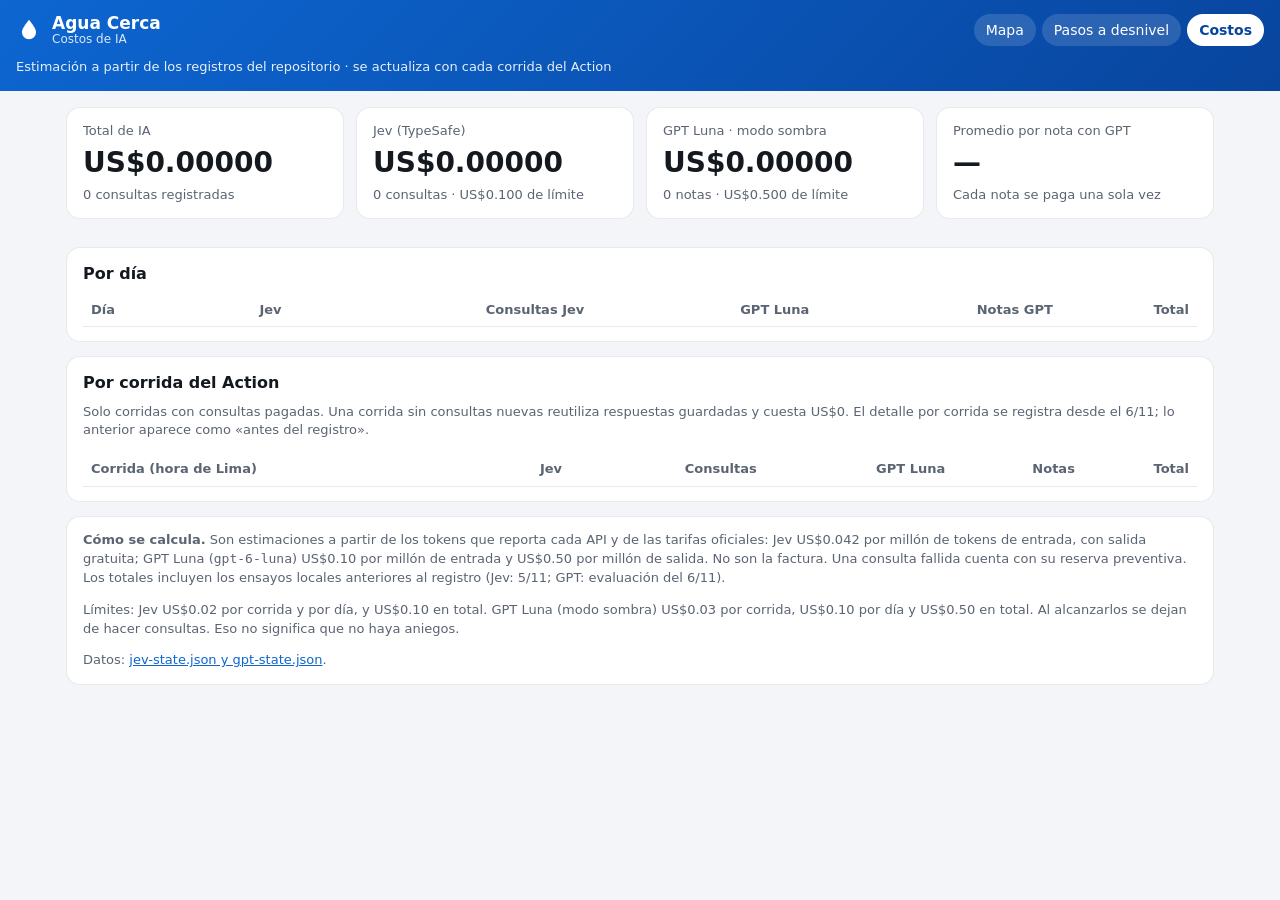
<file: docs/costos.html>
<!doctype html>
<html lang="es">
<head>
<meta charset="utf-8">
<meta name="viewport" content="width=device-width, initial-scale=1">
<title>Costos de IA · Agua Cerca</title>
<meta name="description" content="Gasto estimado de Jev y GPT Luna al explorar noticias de aniegos, por corrida, por día y total.">
<link rel="stylesheet" href="estilo.css?v=20261106g">
<link rel="stylesheet" href="mapa.css?v=20261106g">
<style>
  .cifras { display: grid; grid-template-columns: repeat(auto-fit, minmax(210px, 1fr)); gap: 12px; margin-bottom: 14px; }
  .cifra .valor { font-size: 28px; font-weight: 700; font-variant-numeric: tabular-nums; margin: 2px 0; }
  .cifra .etiqueta { font-size: 13px; color: var(--suave); }
  .barra-limite { height: 6px; border-radius: 99px; background: var(--borde); overflow: hidden; margin-top: 8px; }
  .barra-limite span { display: block; height: 100%; background: var(--azul); }
  .barra-limite.gpt span { background: var(--ambar); }
  h2 { font-size: 16px; margin: 0 0 8px; }
  .punto { display: inline-block; width: 10px; height: 10px; border-radius: 3px; margin-right: 6px; }
</style>
</head>
<body>
<header class="barra">
  <a class="marca" href="./" aria-label="Agua Cerca, inicio">
    <svg viewBox="0 0 24 24" width="26" height="26" aria-hidden="true"><path fill="#fff" d="M12 2.5c-3.3 4.4-6.5 8.2-6.5 11.6A6.5 6.5 0 0 0 12 20.6a6.5 6.5 0 0 0 6.5-6.5C18.5 10.7 15.3 6.9 12 2.5z"/></svg>
    <span><strong>Agua Cerca</strong><small>Costos de IA</small></span>
  </a>
  <nav><a href="./">Mapa</a><a href="pasos.html">Pasos a desnivel</a><a href="costos.html" aria-current="page">Costos</a></nav>
  <div class="estado" id="estado">Cargando…</div>
</header>
<main>
  <section class="cifras" id="cifras"></section>
  <section class="tarjeta">
    <h2>Por día</h2>
    <div class="tabla"><table id="dias"></table></div>
  </section>
  <section class="tarjeta">
    <h2>Por corrida del Action</h2>
    <p class="suave pequeno" style="margin-top:0">Solo corridas con consultas pagadas. Una corrida sin consultas nuevas
      reutiliza respuestas guardadas y cuesta US$0. El detalle por corrida se registra desde el 6/11; lo anterior
      aparece como «antes del registro».</p>
    <div class="tabla"><table id="corridas"></table></div>
  </section>
  <section class="tarjeta pequeno suave">
    <p style="margin-top:0"><strong>Cómo se calcula.</strong> Son estimaciones a partir de los tokens que reporta cada API
      y de las tarifas oficiales: Jev US$0.042 por millón de tokens de entrada, con salida gratuita; GPT Luna
      (<code>gpt-6-luna</code>) US$0.10 por millón de entrada y US$0.50 por millón de salida. No son la factura. Una
      consulta fallida cuenta con su reserva preventiva. Los totales incluyen los ensayos locales anteriores al
      registro (Jev: 5/11; GPT: evaluación del 6/11).</p>
    <p>Límites: Jev US$0.02 por corrida y por día, y US$0.10 en total. GPT Luna (modo sombra) US$0.03 por corrida,
      US$0.10 por día y US$0.50 en total. Al alcanzarlos se dejan de hacer consultas. Eso no significa que no haya aniegos.</p>
    <p style="margin-bottom:0">Datos: <a href="https://github.com/0sw2ld0/agua-cerca-aniegos-piloto/tree/main/data">jev-state.json y gpt-state.json</a>.</p>
  </section>
</main>
<script>
const RAW = 'https://raw.githubusercontent.com/0sw2ld0/agua-cerca-aniegos-piloto/main/data/';
const LIMITES = { jev: 0.10, gpt: 0.50 };
const usd = v => 'US$' + (v >= 0.01 ? v.toFixed(3) : v.toFixed(5));
function el(tag, attrs = {}, ...hijos) {
  const n = document.createElement(tag);
  for (const [k, v] of Object.entries(attrs)) { if (k === 'class') n.className = v; else if (k === 'text') n.textContent = v; else n.setAttribute(k, v); }
  for (const h of hijos) if (h != null) n.append(h);
  return n;
}
async function json(nombre) {
  const r = await fetch(RAW + nombre + '?t=' + Math.floor(Date.now() / 120000), { cache: 'no-store' });
  if (!r.ok) throw new Error(nombre + ' ' + r.status);
  return r.json();
}
function normalizar(estado, motor) {
  const filas = (estado?.attempts || []).map(a => ({
    motor, dia: a.day, corrida: a.run || null, ok: a.status === 'success',
    costo: Number(motor === 'jev' ? a.committed_usd : a.cost_usd) || 0,
  }));
  const previo = Number(estado?.previous_estimated_cost_usd) || 0;
  const diaPrevio = motor === 'jev' ? (estado?.previous_cost_day || '2026-11-05') : '2026-11-06';
  return { filas, previo, diaPrevio };
}
function cifra(etiqueta, valor, detalle, limite, clase) {
  const c = el('div', { class: 'tarjeta cifra' }, el('div', { class: 'etiqueta', text: etiqueta }),
    el('div', { class: 'valor', text: valor }), el('div', { class: 'suave pequeno', text: detalle }));
  if (limite) {
    const b = el('div', { class: 'barra-limite ' + (clase || '') }, el('span'));
    b.firstChild.style.width = Math.min(100, limite * 100).toFixed(1) + '%';
    c.append(b);
  }
  return c;
}
function tabla(nodo, cabecera, filas) {
  nodo.replaceChildren(el('thead', {}, el('tr', {}, ...cabecera.map(([t, num]) => el('th', { class: num ? 'num' : '', text: t })))),
    el('tbody', {}, ...filas.map(f => el('tr', {}, ...f.map(([t, num]) => el('td', { class: num ? 'num' : '', text: t }))))));
}
async function cargar() {
  const estado = document.getElementById('estado');
  try {
    const [jevE, gptE] = await Promise.all([json('jev-state.json').catch(() => null), json('gpt-state.json').catch(() => null)]);
    const jev = normalizar(jevE, 'jev'), gpt = normalizar(gptE, 'gpt');
    const suma = m => m.previo + m.filas.reduce((s, f) => s + f.costo, 0);
    const consultas = m => m.filas.filter(f => f.ok).length;
    const tJev = suma(jev), tGpt = suma(gpt);
    const cifras = document.getElementById('cifras');
    cifras.replaceChildren(
      cifra('Total de IA', usd(tJev + tGpt), `${consultas(jev) + consultas(gpt)} consultas registradas`),
      cifra('Jev (TypeSafe)', usd(tJev), `${consultas(jev)} consultas · ${usd(LIMITES.jev)} de límite`, tJev / LIMITES.jev),
      cifra('GPT Luna · modo sombra', usd(tGpt), `${consultas(gpt)} notas · ${usd(LIMITES.gpt)} de límite`, tGpt / LIMITES.gpt, 'gpt'),
      cifra('Promedio por nota con GPT', consultas(gpt) ? usd(gpt.filas.filter(f => f.ok).reduce((s, f) => s + f.costo, 0) / consultas(gpt)) : '—',
        'Cada nota se paga una sola vez'));

    const dias = new Map();
    const fila = d => { if (!dias.has(d)) dias.set(d, { jev: 0, jevN: 0, gpt: 0, gptN: 0 }); return dias.get(d); };
    for (const m of [jev, gpt]) {
      if (m.previo) fila(m.diaPrevio)[m === jev ? 'jev' : 'gpt'] += m.previo;
      for (const f of m.filas) { const d = fila(f.dia); d[f.motor] += f.costo; if (f.ok) d[f.motor + 'N']++; }
    }
    tabla(document.getElementById('dias'),
      [['Día'], ['Jev', 1], ['Consultas Jev', 1], ['GPT Luna', 1], ['Notas GPT', 1], ['Total', 1]],
      [...dias].sort((a, b) => b[0].localeCompare(a[0])).map(([d, v]) => [[d.split('-').reverse().join('/')],
        [usd(v.jev), 1], [String(v.jevN), 1], [usd(v.gpt), 1], [String(v.gptN), 1], [usd(v.jev + v.gpt), 1]]));

    const corridas = new Map();
    for (const f of [...jev.filas, ...gpt.filas]) {
      const k = f.corrida || 'antes';
      if (!corridas.has(k)) corridas.set(k, { jev: 0, jevN: 0, gpt: 0, gptN: 0 });
      const c = corridas.get(k); c[f.motor] += f.costo; if (f.ok) c[f.motor + 'N']++;
    }
    const nombre = k => k === 'antes' ? 'Antes del registro por corrida' :
      new Date(k).toLocaleString('es-PE', { timeZone: 'America/Lima', day: '2-digit', month: '2-digit', hour: '2-digit', minute: '2-digit' });
    const orden = [...corridas].sort((a, b) => (a[0] === 'antes') - (b[0] === 'antes') || b[0].localeCompare(a[0])).slice(0, 40);
    tabla(document.getElementById('corridas'),
      [['Corrida (hora de Lima)'], ['Jev', 1], ['Consultas', 1], ['GPT Luna', 1], ['Notas', 1], ['Total', 1]],
      orden.map(([k, v]) => [[nombre(k)], [usd(v.jev), 1], [String(v.jevN), 1], [usd(v.gpt), 1], [String(v.gptN), 1], [usd(v.jev + v.gpt), 1]]));
    estado.textContent = 'Estimación a partir de los registros del repositorio · se actualiza con cada corrida del Action';
  } catch (e) {
    estado.textContent = 'No pudimos cargar los registros de costo. Inténtalo de nuevo en unos minutos.';
  }
}
cargar();
</script>
</body>
</html>
</file>
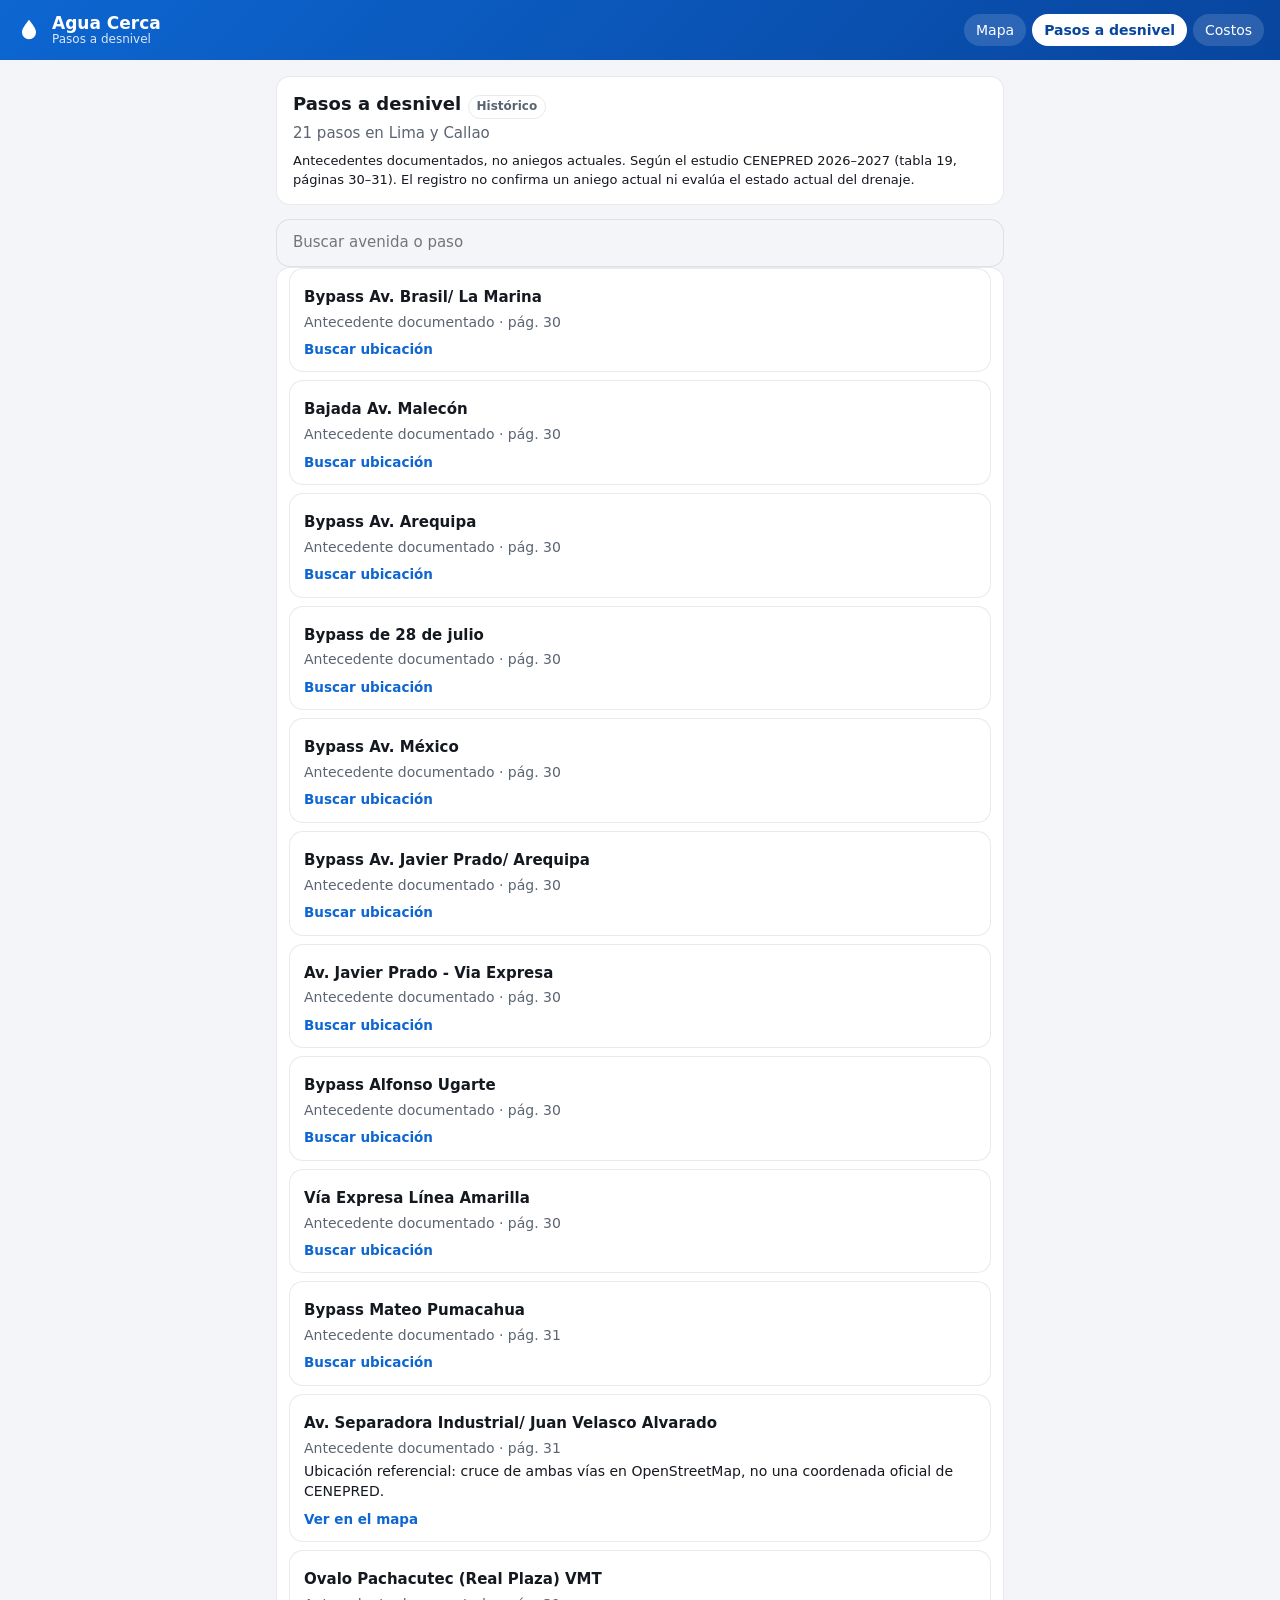
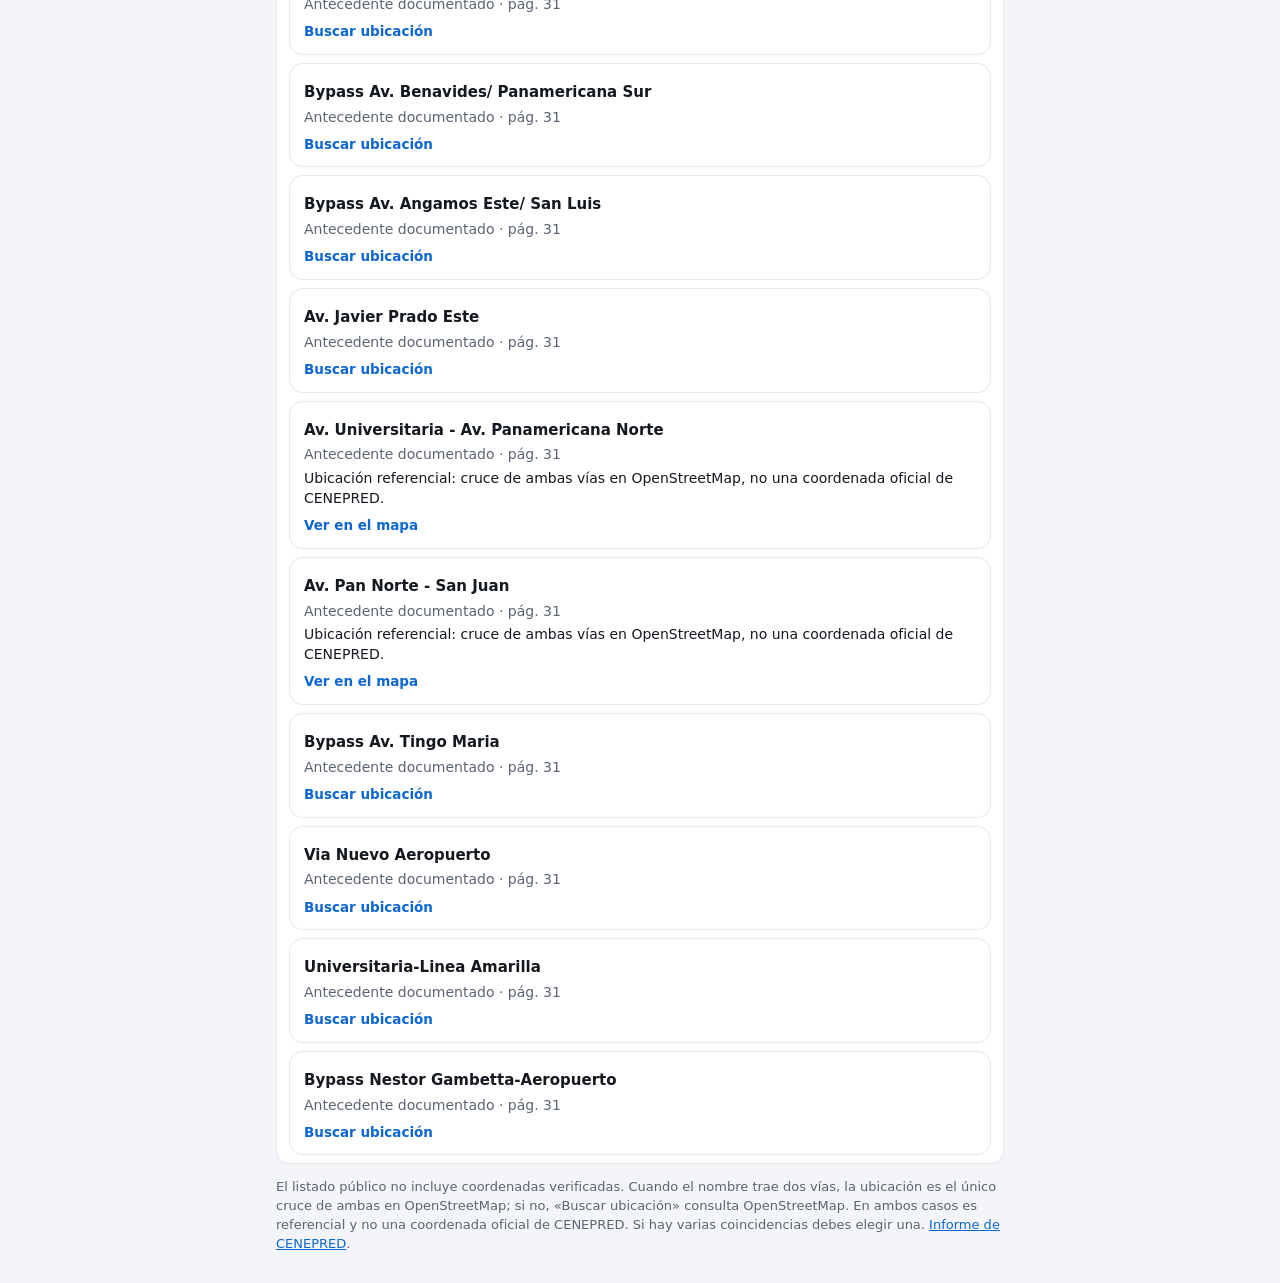
<file: docs/pasos.html>
<!doctype html>
<html lang="es">
<head>
<meta charset="utf-8">
<meta name="viewport" content="width=device-width, initial-scale=1">
<title>Pasos a desnivel · Agua Cerca</title>
<meta name="description" content="Pasos a desnivel con antecedentes de aniegos en Lima y Callao según CENEPRED.">
<link rel="stylesheet" href="estilo.css?v=20261106g">
<link rel="stylesheet" href="mapa.css?v=20261106g">
</head>
<body>
<header class="barra">
  <a class="marca" href="./" aria-label="Agua Cerca, inicio">
    <svg viewBox="0 0 24 24" width="26" height="26" aria-hidden="true"><path fill="#fff" d="M12 2.5c-3.3 4.4-6.5 8.2-6.5 11.6A6.5 6.5 0 0 0 12 20.6a6.5 6.5 0 0 0 6.5-6.5C18.5 10.7 15.3 6.9 12 2.5z"/></svg>
    <span><strong>Agua Cerca</strong><small>Pasos a desnivel</small></span>
  </a>
  <nav><a href="./">Mapa</a><a href="pasos.html" aria-current="page">Pasos a desnivel</a><a href="costos.html">Costos</a></nav>
</header>
<main style="max-width:760px">
  <section class="tarjeta">
    <h2 style="margin:0 0 4px;font-size:18px">Pasos a desnivel <span class="chip">Histórico</span></h2>
    <p class="suave" id="resumen" style="margin:0 0 8px"></p>
    <p class="pequeno" style="margin:0">Antecedentes documentados, no aniegos actuales. Según el estudio CENEPRED 2026–2027
      (tabla 19, páginas 30–31). El registro no confirma un aniego actual ni evalúa el estado actual del drenaje.</p>
  </section>
  <form class="buscador" onsubmit="return false"><input id="filtro" type="search" placeholder="Buscar avenida o paso" aria-label="Buscar avenida o paso"></form>
  <section class="tarjeta" style="padding:0" id="lista"></section>
  <p class="pequeno suave">El listado público no incluye coordenadas verificadas. Cuando el nombre trae dos vías, la ubicación es el único
    cruce de ambas en OpenStreetMap; si no, «Buscar ubicación» consulta OpenStreetMap. En ambos casos es referencial y no una
    coordenada oficial de CENEPRED. Si hay varias coincidencias debes elegir una.
    <a href="https://sigrid.cenepred.gob.pe/sigridv3/documento/23279" target="_blank" rel="noopener noreferrer">Informe de CENEPRED</a>.</p>
</main>
<script>
const $ = id => document.getElementById(id);
const plano = t => String(t ?? '').normalize('NFD').replace(/\p{M}/gu, '').toLowerCase();
const VACIAS = new Set(['bypass', 'bajada', 'avenida', 'av', 'del', 'de', 'la', 'el', 'los', 'las']);
function el(tag, attrs = {}, ...hijos) {
  const n = document.createElement(tag);
  for (const [k, v] of Object.entries(attrs)) { if (k === 'class') n.className = v; else if (k === 'text') n.textContent = v; else if (k.startsWith('on')) n.addEventListener(k.slice(2), v); else n.setAttribute(k, v); }
  for (const h of hijos) if (h != null) n.append(h);
  return n;
}
let pasos = [], ultima = 0, ubicados = {};
async function ubicar(p, caja) {
  if (Date.now() - ultima < 1100) return;          // Nominatim: 1 consulta por segundo
  ultima = Date.now();
  caja.replaceChildren(el('p', { class: 'pequeno suave', text: 'Buscando…' }));
  const consulta = p.nombre.replace(/bypass/ig, '').replace(/\//g, ' y ').trim() + ', Lima, Perú';
  const claves = plano(p.nombre).split(/[^a-z0-9]+/).filter(w => w.length > 2 && !VACIAS.has(w));
  try {
    const q = new URLSearchParams({ q: consulta, format: 'jsonv2', limit: '8', countrycodes: 'pe', 'accept-language': 'es',
      viewbox: '-77.4,-11.5,-76.45,-12.65', bounded: '1' });
    const r = await (await fetch('https://nominatim.openstreetmap.org/search?' + q)).json();
    const ok = r.filter(x => +x.lat >= -12.65 && +x.lat <= -11.5 && +x.lon >= -77.4 && +x.lon <= -76.45 &&
                             claves.some(k => plano(x.display_name).includes(k)));
    if (!ok.length) { caja.replaceChildren(el('p', { class: 'pequeno', text: 'No encontramos una ubicación inequívoca. Busca el cruce o añade el distrito en el mapa.' })); return; }
    const ir = x => `./?lat=${(+x.lat).toFixed(6)}&lon=${(+x.lon).toFixed(6)}&capa=inundables&nombre=${encodeURIComponent(p.nombre)}`;
    caja.replaceChildren(el('p', { class: 'pequeno suave', text: ok.length > 1 ? 'El nombre tiene varias coincidencias. Elige la ubicación del paso a desnivel.' : 'Ubicación referencial · OpenStreetMap' }),
      ...ok.map(x => el('p', { class: 'pequeno', style: 'margin:4px 0' }, el('a', { href: ir(x), text: x.display_name }))));
  } catch { caja.replaceChildren(el('p', { class: 'pequeno', text: 'No pudimos buscar la ubicación. Revisa la conexión o busca el cruce manualmente.' })); }
}
function pintar() {
  const f = plano($('filtro').value.trim());
  const filas = pasos.filter(p => !f || plano(p.nombre).includes(f));
  $('lista').replaceChildren(...filas.map(p => {
    const caja = el('div'), u = ubicados[p.id];
    const accion = u?.point
      ? el('a', { href: `./?lat=${u.point[1]}&lon=${u.point[0]}&capa=inundables&nombre=${encodeURIComponent(p.nombre)}`, text: 'Ver en el mapa' })
      : el('button', { class: 'enlace', type: 'button', text: 'Buscar ubicación', onclick: () => ubicar(p, caja) });
    return el('article', { class: 'item estatico' }, el('h3', { text: p.nombre }),
      el('p', { class: 'pequeno suave', text: `Antecedente documentado · pág. ${p.pagina}` }),
      u?.point ? el('p', { class: 'pequeno', text: 'Ubicación referencial: cruce de ambas vías en OpenStreetMap, no una coordenada oficial de CENEPRED.' }) : null,
      el('div', { class: 'acciones' }, accion), caja);
  }));
  if (!filas.length) $('lista').append(el('p', { class: 'item suave', text: 'Sin coincidencias.' }));
}
Promise.all([fetch('datos/pasos-aniegos-cenepred-23279.json').then(r => r.json()),
             fetch('datos/pasos-ubicacion-osm.json').then(r => r.ok ? r.json() : {}).catch(() => ({}))]).then(([d, u]) => {
  ubicados = u.pasos || {};
  pasos = d.filter(p => p.registroAniegos).sort((a, b) => a.id - b.id);
  $('resumen').textContent = `${pasos.length} pasos en Lima y Callao`;
  pintar();
}).catch(() => { $('lista').replaceChildren(el('p', { class: 'item', text: 'Listado no disponible. Consulta la tabla 19 del informe oficial de CENEPRED.' })); });
$('filtro').addEventListener('input', pintar);
</script>
</body>
</html>
</file>
<file: docs/estilo.css>
:root {
  --azul: #0d66d1;
  --azul-oscuro: #08459e;
  --ambar: #f5b400;
  --fondo: #f3f5f8;
  --tarjeta: #ffffff;
  --texto: #14181f;
  --suave: #5b6472;
  --borde: rgba(20, 24, 31, 0.09);
  --aviso: #fff6d6;
  --aviso-texto: #6b4e00;
  --peligro: #b42318;
  --radio: 14px;
  color-scheme: light;
}
@media (prefers-color-scheme: dark) {
  :root:not([data-theme="light"]) {
    --azul: #4c95f0;
    --azul-oscuro: #2f6fc7;
    --ambar: #f7c948;
    --fondo: #0f1217;
    --tarjeta: #181c23;
    --texto: #eef1f5;
    --suave: #9aa3b2;
    --borde: rgba(255, 255, 255, 0.09);
    --aviso: #3a3115;
    --aviso-texto: #f3dd9b;
    --peligro: #ff8a7a;
    color-scheme: dark;
  }
}
* { box-sizing: border-box; }
html, body { margin: 0; }
body {
  background: var(--fondo);
  color: var(--texto);
  font: 15px/1.45 system-ui, -apple-system, "Segoe UI", Roboto, sans-serif;
}
a { color: var(--azul); }
header.barra {
  background: linear-gradient(135deg, var(--azul), var(--azul-oscuro));
  color: #fff;
  padding: 14px 16px;
  display: flex; align-items: center; gap: 12px; flex-wrap: wrap;
}
header.barra h1 { font-size: 18px; margin: 0; font-weight: 650; }
header.barra nav { margin-left: auto; display: flex; gap: 6px; }
header.barra nav a {
  color: #fff; text-decoration: none; padding: 6px 12px; border-radius: 999px;
  background: rgba(255, 255, 255, 0.14); font-size: 14px;
}
header.barra nav a[aria-current="page"] { background: #fff; color: var(--azul-oscuro); font-weight: 600; }
.estado { font-size: 13px; opacity: 0.9; width: 100%; }
main { max-width: 1180px; margin: 0 auto; padding: 16px; }
.tarjeta {
  background: var(--tarjeta); border: 1px solid var(--borde); border-radius: var(--radio);
  padding: 14px 16px; margin-bottom: 14px;
}
.aviso { background: var(--aviso); color: var(--aviso-texto); border-radius: 10px; padding: 10px 12px; font-size: 14px; }
.suave { color: var(--suave); }
.pequeno { font-size: 13px; }
.chip {
  display: inline-block; font-size: 12px; padding: 2px 8px; border-radius: 999px;
  border: 1px solid var(--borde); color: var(--suave); white-space: nowrap;
}
.chip.azul { background: var(--azul); color: #fff; border-color: transparent; }
.chip.ambar { background: var(--ambar); color: #1d1600; border-color: transparent; }
table { width: 100%; border-collapse: collapse; font-size: 14px; }
th, td { text-align: left; padding: 7px 8px; border-bottom: 1px solid var(--borde); vertical-align: top; }
th { color: var(--suave); font-weight: 600; font-size: 13px; }
td.num, th.num { text-align: right; font-variant-numeric: tabular-nums; }
.tabla { overflow-x: auto; }
@media (max-width: 600px) {
  header.barra nav { margin-left: 0; }
  main { padding: 12px 16px; }
}
</file>
<file: docs/mapa.css>
/* Map colours are fixed: the OSM base map is light in both themes. */
:root { --naranja: #c2410c; --acento: #1c62e6; --corte-curso: #e8590c; --corte-proximo: #1c62e6;
        --sombra: 0 2px 10px rgba(16, 24, 40, .16); --sombra-fuerte: 0 8px 28px rgba(16, 24, 40, .22); }
@media (prefers-color-scheme: dark) {
  :root:not([data-theme="light"]) { --naranja: #ff9d5c; --acento: #7fb2ff;
    --sombra: 0 2px 10px rgba(0, 0, 0, .45); --sombra-fuerte: 0 8px 28px rgba(0, 0, 0, .55); }
}

/* ---- cabecera ---- */
.marca { display: flex; align-items: center; gap: 10px; color: #fff; text-decoration: none; }
.marca span { display: flex; flex-direction: column; line-height: 1.1; }
.marca strong { font-size: 17px; font-weight: 700; }
.marca small { font-size: 12px; opacity: .85; }
body.pantalla-mapa header.barra { padding: 10px 16px; }

/* ---- estructura ---- */
body.pantalla-mapa { height: 100dvh; display: flex; flex-direction: column; overflow: hidden; }
.shell {
  max-width: none; margin: 0; padding: 0; width: 100%;
  flex: 1; min-height: 0; display: grid; grid-template-columns: clamp(320px, 32vw, 400px) minmax(0, 1fr);
  grid-template-rows: auto minmax(0, 1fr); grid-template-areas: "buscar mapa" "panel mapa";
}
.zona-busqueda { grid-area: buscar; position: relative; padding: 12px 12px 8px; background: var(--tarjeta);
  border-right: 1px solid var(--borde); z-index: 1001; }
.panel { grid-area: panel; background: var(--tarjeta); border-right: 1px solid var(--borde);
  overflow-y: auto; display: flex; flex-direction: column; min-height: 0; }
.columna-mapa { grid-area: mapa; position: relative; min-height: 0; }
#mapa { position: absolute; inset: 0; background: #e8e4dc; }

/* ---- búsqueda ---- */
.buscador { display: flex; align-items: center; gap: 6px; background: var(--fondo); border: 1px solid var(--borde);
  border-radius: 14px; padding: 4px 4px 4px 12px; }
.buscador:focus-within { border-color: var(--azul); box-shadow: 0 0 0 3px color-mix(in srgb, var(--azul) 22%, transparent); }
.buscador .lupa { color: var(--suave); flex: none; }
.buscador input { flex: 1; min-width: 0; font: inherit; border: 0; background: transparent; color: var(--texto); padding: 8px 4px; outline: none; }
.boton { font: inherit; font-size: 14px; padding: 8px 14px; border-radius: 10px; border: 1px solid var(--borde);
  background: var(--tarjeta); color: var(--texto); cursor: pointer; text-decoration: none; display: inline-flex; align-items: center; gap: 6px; }
.boton:hover { border-color: color-mix(in srgb, var(--azul) 40%, var(--borde)); }
.boton.primario { background: var(--azul); color: #fff; border-color: transparent; font-weight: 600; }
.boton.primario:hover { background: var(--azul-oscuro); }
.boton.pequeno { font-size: 13px; padding: 6px 10px; }
.resultados { position: absolute; left: 12px; right: 12px; top: calc(100% - 4px); background: var(--tarjeta);
  border: 1px solid var(--borde); border-radius: 12px; box-shadow: var(--sombra-fuerte); max-height: 50vh; overflow-y: auto; }
.resultados button { display: block; width: 100%; text-align: left; font: inherit; font-size: 14px; color: var(--texto);
  background: none; border: 0; border-bottom: 1px solid var(--borde); padding: 10px 12px; cursor: pointer; }
.resultados button:hover, .resultados button:focus-visible, .resultados button[aria-selected="true"] { background: var(--fondo); }
.resultados button strong { font-weight: 600; }
.resultados button[aria-selected="true"] { box-shadow: inset 3px 0 0 var(--azul); }
.resultados p { margin: 0; padding: 10px 12px; font-size: 14px; }

/* ---- controles flotantes del mapa ---- */
.controles-mapa { position: absolute; top: 12px; right: 12px; z-index: 900; display: flex; flex-direction: column; gap: 8px; align-items: flex-end; }
.boton-mapa { font: inherit; font-size: 14px; font-weight: 600; display: inline-flex; align-items: center; gap: 8px;
  background: var(--tarjeta); color: var(--texto); border: 1px solid var(--borde); border-radius: 12px;
  padding: 9px 13px; box-shadow: var(--sombra); cursor: pointer; }
.boton-mapa.solo-icono { padding: 9px; }
.boton-mapa[aria-expanded="true"] { background: var(--azul); color: #fff; border-color: transparent; }
.popover-capas { position: absolute; top: 12px; right: 12px; z-index: 950; width: min(340px, calc(100% - 24px));
  max-height: calc(100% - 24px); overflow-y: auto; background: var(--tarjeta); border: 1px solid var(--borde);
  border-radius: 16px; box-shadow: var(--sombra-fuerte); }
.popover-cabecera { display: flex; justify-content: space-between; align-items: center; padding: 12px 14px 8px;
  position: sticky; top: 0; background: var(--tarjeta); border-bottom: 1px solid var(--borde); z-index: 1; }
.cerrar { font-size: 22px; line-height: 1; border: 0; background: none; color: var(--suave); cursor: pointer; padding: 2px 6px; border-radius: 8px; }
.cerrar:hover { background: var(--fondo); }
.capa { display: grid; grid-template-columns: auto 1fr; gap: 2px 10px; padding: 10px 14px; border-bottom: 1px solid var(--borde); }
.capa:last-child { border-bottom: 0; }
.capa label { display: contents; cursor: pointer; }
.capa .nombre-capa { font-weight: 600; font-size: 14.5px; align-self: center; }
.capa .nota { grid-column: 2; margin: 0; font-size: 12.5px; color: var(--suave); }
.capa .leyenda { grid-column: 2; display: flex; flex-wrap: wrap; gap: 3px 10px; font-size: 12px; color: var(--suave); margin-top: 3px; }
.interruptor { appearance: none; -webkit-appearance: none; width: 38px; height: 22px; border-radius: 99px;
  background: color-mix(in srgb, var(--suave) 45%, transparent); position: relative; cursor: pointer; transition: background .15s; margin: 0; align-self: center; }
.interruptor::after { content: ""; position: absolute; top: 2px; left: 2px; width: 18px; height: 18px; border-radius: 50%;
  background: #fff; box-shadow: 0 1px 2px rgba(0,0,0,.3); transition: transform .15s; }
.interruptor:checked { background: var(--azul); }
.interruptor:checked::after { transform: translateX(16px); }
.interruptor:focus-visible { outline: 2px solid var(--azul); outline-offset: 2px; }
.muestra { display: inline-block; width: 11px; height: 11px; border-radius: 3px; margin-right: 5px; vertical-align: -1px; }

.leyenda-mapa { position: absolute; left: 12px; bottom: 28px; z-index: 800; display: flex; flex-direction: column; gap: 6px; max-width: calc(100% - 24px); }
.leyenda-mapa .caja { background: color-mix(in srgb, var(--tarjeta) 94%, transparent); border: 1px solid var(--borde);
  border-radius: 10px; padding: 6px 10px; box-shadow: var(--sombra); font-size: 12px; display: flex; flex-wrap: wrap; gap: 2px 10px; align-items: center; }
.leyenda-mapa .caja strong { font-size: 12px; margin-right: 2px; }
.estado-mapa { position: absolute; left: 50%; transform: translateX(-50%); top: 12px; z-index: 850; background: var(--tarjeta);
  border: 1px solid var(--borde); border-radius: 99px; padding: 7px 14px; font-size: 13.5px; box-shadow: var(--sombra); max-width: calc(100% - 180px); }

/* ---- tarjeta de selección sobre el mapa ---- */
.tarjeta-mapa { position: absolute; z-index: 960; left: 50%; transform: translateX(-50%); bottom: 24px;
  width: min(420px, calc(100% - 24px)); max-height: 46%; overflow-y: auto; background: var(--tarjeta);
  border: 1px solid var(--borde); border-radius: 16px; box-shadow: var(--sombra-fuerte); padding: 12px 14px 12px; }
.tarjeta-mapa .cabecera { display: flex; gap: 8px; align-items: flex-start; justify-content: space-between; }
.tarjeta-mapa h3 { font-size: 16px; margin: 4px 0 2px; }
.tarjeta-mapa p { margin: 3px 0; font-size: 14px; }
.tarjeta-mapa .acciones { margin-top: 10px; }
.tarjeta-mapa .fila-grupo { display: block; width: 100%; text-align: left; font: inherit; background: var(--fondo); color: var(--texto);
  border: 1px solid var(--borde); border-radius: 12px; padding: 9px 11px; margin-top: 8px; cursor: pointer; }
.tarjeta-mapa .fila-grupo:hover { border-color: var(--azul); }

/* ---- panel ---- */
.pestanas { flex: none; display: flex; gap: 2px; padding: 4px 10px 0; overflow-x: auto; position: sticky; top: 0; z-index: 2;
  background: var(--tarjeta); border-bottom: 1px solid var(--borde); scrollbar-width: none; }
.pestanas button { font: inherit; font-size: 13.5px; font-weight: 600; display: inline-flex; align-items: center; gap: 6px;
  padding: 9px 8px 10px; border: 0; border-bottom: 2.5px solid transparent; background: none; color: var(--suave); cursor: pointer; white-space: nowrap; }
.pestanas button[aria-selected="true"] { color: var(--azul); border-bottom-color: var(--azul); }
.pestanas .cuenta { font-size: 11.5px; font-weight: 700; background: var(--fondo); color: var(--suave); padding: 1px 6px; border-radius: 99px; }
.pestanas button[aria-selected="true"] .cuenta { background: color-mix(in srgb, var(--azul) 14%, transparent); color: var(--azul); }
.contenido { flex: 1 0 auto; padding: 4px 0 8px; }
.contenido h2 { font-size: 12.5px; text-transform: uppercase; letter-spacing: .05em; color: var(--suave); margin: 18px 16px 8px; }
.contenido .bloque { padding: 6px 16px; }
.contenido .titulo-ficha { font-size: 20px; margin: 6px 0 2px; text-transform: none; letter-spacing: 0; color: var(--texto); }
.item { margin: 0 12px 8px; padding: 12px 14px; border: 1px solid var(--borde); border-radius: 14px; background: var(--tarjeta); cursor: pointer;
  transition: border-color .12s, box-shadow .12s; }
.item:hover { border-color: color-mix(in srgb, var(--azul) 45%, var(--borde)); box-shadow: var(--sombra); }
.item:focus-visible { outline: 2px solid var(--azul); outline-offset: 2px; }
.item h3 { font-size: 15px; margin: 6px 0 2px; }
.item p { margin: 3px 0; font-size: 14px; }
.item.destacado { border-left: 4px solid var(--corte-curso); }
.item.estatico { cursor: default; }
.item.estatico:hover { box-shadow: none; border-color: var(--borde); }
button.enlace { font: inherit; font-size: 13.5px; color: var(--azul); background: none; border: 0; padding: 0; cursor: pointer; font-weight: 600; }
button.enlace:hover { text-decoration: underline; }
.acciones { display: flex; gap: 10px 14px; flex-wrap: wrap; font-size: 13.5px; margin-top: 8px; align-items: center; }
.acciones a { font-weight: 600; text-decoration: none; }
.acciones a:hover { text-decoration: underline; }
.fila-filtros { display: flex; gap: 8px; flex-wrap: wrap; align-items: center; padding: 10px 16px 4px; }
.fila-filtros select { font: inherit; font-size: 14px; padding: 7px 10px; border-radius: 10px; border: 1px solid var(--borde); background: var(--tarjeta); color: var(--texto); }
.fila-filtros label { display: inline-flex; gap: 6px; align-items: center; font-size: 14px; }
.resumen { display: grid; grid-template-columns: repeat(2, 1fr); gap: 8px; padding: 8px 16px 2px; }
.resumen .dato { background: var(--fondo); border-radius: 12px; padding: 10px 12px; }
.resumen .dato strong { display: block; font-size: 22px; line-height: 1.1; }
.resumen .dato span { font-size: 12.5px; color: var(--suave); }
.vacio { margin: 8px 16px; padding: 16px; border: 1px dashed var(--borde); border-radius: 14px; color: var(--suave); font-size: 14px; text-align: center; }
.chip.naranja { background: var(--corte-curso); color: #fff; border-color: transparent; }
.chip.acento { background: color-mix(in srgb, var(--corte-proximo) 14%, transparent); color: var(--acento); border-color: transparent; font-weight: 600; }
.chip.gris { background: #8e8e93; color: #fff; border-color: transparent; }
dl.ficha { display: grid; grid-template-columns: auto 1fr; gap: 8px 14px; margin: 10px 16px; font-size: 14px; }
dl.ficha dt { color: var(--suave); }
dl.ficha dd { margin: 0; }
.grande { font-size: 26px; font-weight: 700; margin: 2px 0; }
.medidor { height: 8px; border-radius: 99px; background: var(--borde); overflow: hidden; margin: 6px 0 2px; }
.medidor span { display: block; height: 100%; }
.pie-panel { flex: none; padding: 12px 16px 16px; font-size: 12px; color: var(--suave); border-top: 1px solid var(--borde); }
details.bloque summary { cursor: pointer; font-weight: 600; font-size: 14px; }

/* ---- marcadores ---- */
.punto-mapa.inactivo { filter: grayscale(1); opacity: 0.85; }
.marca-corte { width: 34px; height: 34px; border-radius: 50%; display: grid; place-items: center;
  border: 2.5px solid #fff; box-shadow: 0 2px 6px rgba(0,0,0,.4); cursor: pointer; transition: transform .12s; }
.marca-corte:hover, .marca-corte.elegido { transform: scale(1.18); }
.marca-corte.en-curso { background: var(--corte-curso); }
.marca-corte.proximo { background: var(--corte-proximo); }
.racimo { width: 34px; height: 34px; border-radius: 50%; background: #0d66d1; color: #fff; font: 700 13px/34px system-ui;
  text-align: center; border: 2px solid #fff; box-shadow: 0 1px 4px rgba(0,0,0,.35); }
.racimo.punto { background: #fabd0d; color: #1d1600; }
.racimo.ana { background: #ff9500; border-radius: 8px; }
.racimo.corte { width: 48px; height: 32px; line-height: 32px; border-radius: 16px; background: var(--corte-proximo);
  display: flex; align-items: center; justify-content: center; gap: 2px; }
.racimo.corte.en-curso { background: var(--corte-curso); }
.ana-icono { width: 22px; height: 22px; border-radius: 6px; background: #ff9500; color: #fff; font: 700 14px/22px system-ui;
  text-align: center; border: 2px solid #fff; box-shadow: 0 1px 3px rgba(0,0,0,.35); }
.leaflet-popup-content { font: 14px/1.4 system-ui, sans-serif; }
.leaflet-container { font: inherit; }
.leaflet-control-zoom { border: 0 !important; box-shadow: var(--sombra) !important; }
.leaflet-top.leaflet-left { top: 0; }

/* ---- celular ---- */
.solo-movil { display: none !important; }
@media (max-width: 760px) {
  .solo-movil { display: flex !important; }
  body.pantalla-mapa { height: auto; overflow: visible; }
  .shell { display: flex; flex-direction: column; }
  .zona-busqueda { border-right: 0; position: sticky; top: 0; }
  .columna-mapa { height: 62dvh; min-height: 360px; }
  .panel { border-right: 0; overflow: visible; }
  .pestanas { top: 0; position: relative; }
  .zona-busqueda { position: relative; }
  .boton-mapa span { display: none; }
  .boton-mapa { padding: 9px; }
  .leyenda-mapa { bottom: 22px; }
  .tarjeta-mapa { bottom: 12px; max-height: 58%; }
  body.pantalla-mapa header.barra nav a { padding: 5px 10px; font-size: 13px; }
}
header.barra nav a { white-space: nowrap; }
@media (max-width: 600px) {
  header.barra { gap: 8px; }
  header.barra nav { margin-left: 0; width: 100%; overflow-x: auto; scrollbar-width: none; }
  header.barra nav a { padding: 5px 10px; font-size: 13px; }
}
.pin-aniego { width: 34px; height: 44px; filter: drop-shadow(0 2px 3px rgba(0,0,0,.35)); transform-origin: 50% 100%; transition: transform .12s; cursor: pointer; }
.pin-aniego:hover, .pin-aniego.elegido { transform: scale(1.2); }
.chip.aniego { background: #0e7490; color: #fff; border-color: transparent; }
.columna-mapa:has(.tarjeta-mapa:not([hidden])) .leyenda-mapa { display: none; }
</file>
